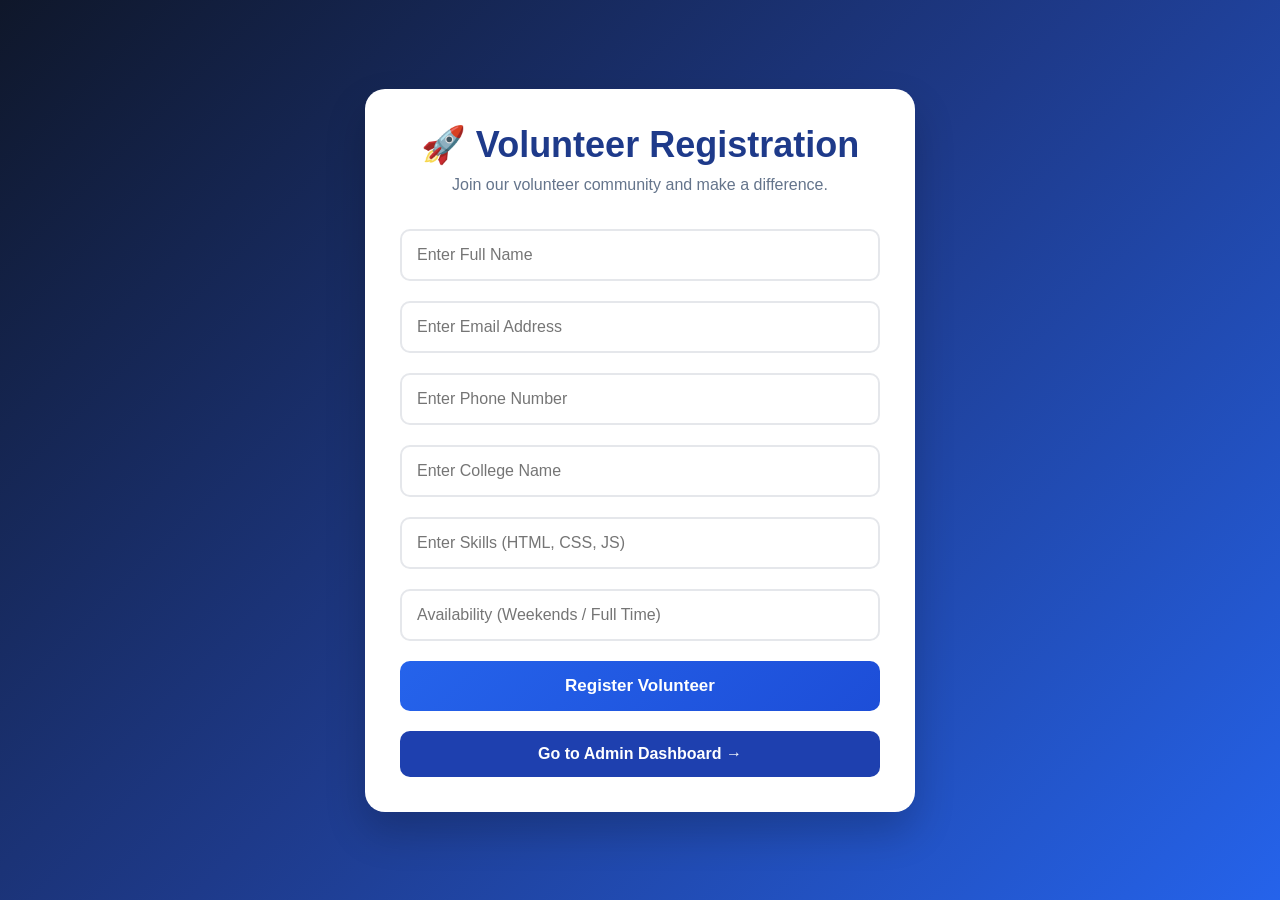
<file: Frontend/index.html>
<!DOCTYPE html>
<html lang="en">
<head>
    <meta charset="UTF-8">
    <meta name="viewport" content="width=device-width, initial-scale=1.0">
    <title>Volunteer Registration</title>
    <link rel="stylesheet" href="style.css">
</head>
<body>

    <div class="container">

        <h1>🚀 Volunteer Registration</h1>

        <p class="subtitle">
            Join our volunteer community and make a difference.
        </p>

        <form id="volunteerForm">

            <input
                type="text"
                id="name"
                placeholder="Enter Full Name"
                required
            >

            <input
                type="email"
                id="email"
                placeholder="Enter Email Address"
                required
            >

            <input
                type="text"
                id="phone"
                placeholder="Enter Phone Number"
                required
            >

            <input
                type="text"
                id="college"
                placeholder="Enter College Name"
                required
            >

            <input
                type="text"
                id="skills"
                placeholder="Enter Skills (HTML, CSS, JS)"
                required
            >

            <input
                type="text"
                id="availability"
                placeholder="Availability (Weekends / Full Time)"
                required
            >

            <button type="submit">
                Register Volunteer
            </button>

        </form>

        <p id="message"></p>

        <a href="../dashboard.html" class="dashboard-btn">
            Go to Admin Dashboard →
        </a>

    </div>

    <script src="script.js"></script>

</body>
</html>
</file>
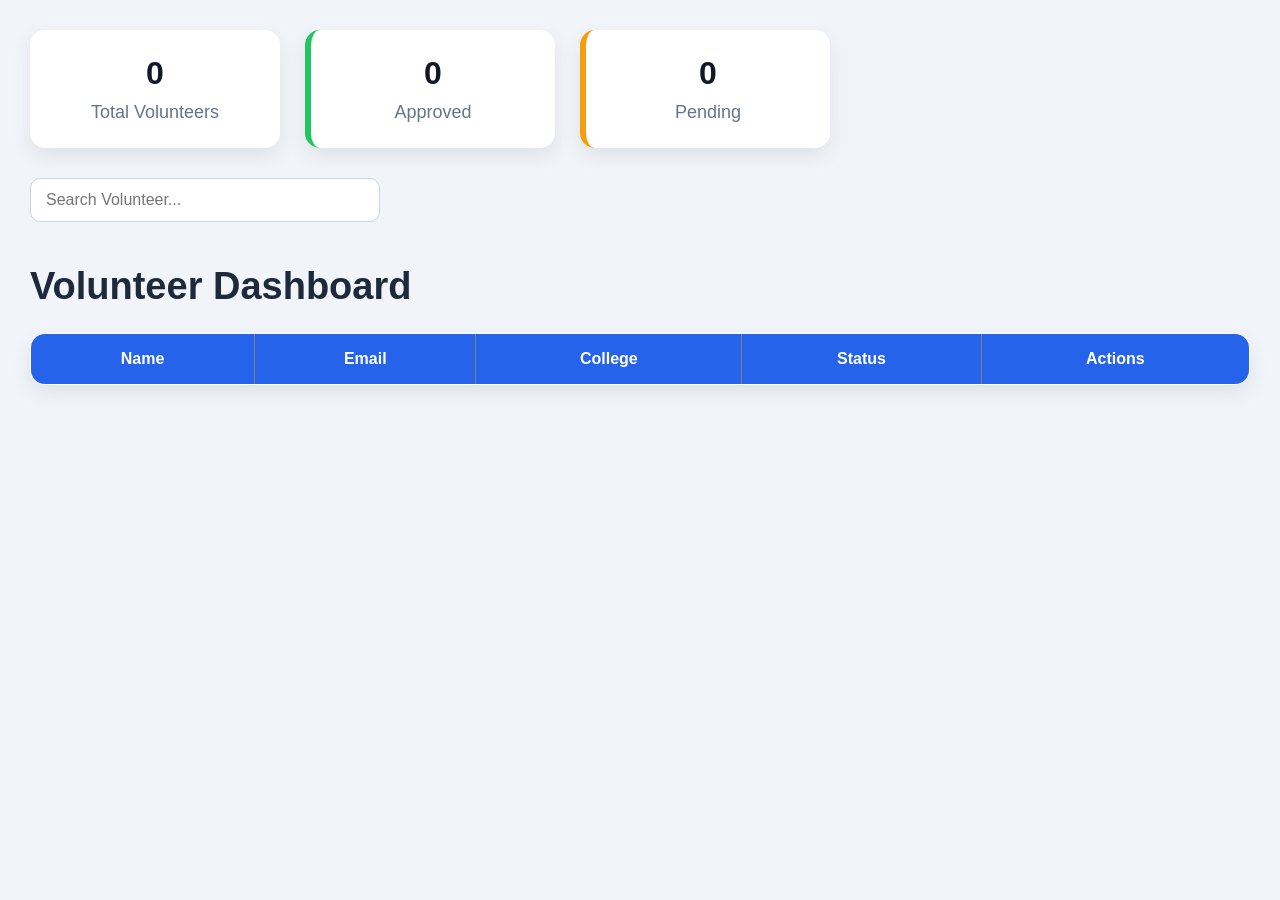
<file: dashboard.html>
<!DOCTYPE html>
<html>
<head>
    <title>Admin Dashboard</title>
     <link rel="stylesheet" href="Frontend/dashboard.css">
</head>
<body>
<div class="stats">

    <div class="card">
        <h2 id="totalCount">0</h2>
        <p>Total Volunteers</p>
    </div>

    <div class="card approved">
        <h2 id="approvedCount">0</h2>
        <p>Approved</p>
    </div>

    <div class="card pending">
        <h2 id="pendingCount">0</h2>
        <p>Pending</p>
    </div>

</div>

<input
type="text"
id="searchInput"
placeholder="Search Volunteer..."
onkeyup="searchVolunteer()"
/>

<br><br>
<div class="container">

    <h1>Volunteer Dashboard</h1>

    <table border="1" width="100%">
        <thead>
            <tr>
                <th>Name</th>
                <th>Email</th>
                <th>College</th>
                <th>Status</th>
                <th>Actions</th>
            </tr>
        </thead>

        <tbody id="volunteerTable">
        </tbody>

    </table>

</div>

<script src="dashboard.js"></script>

</body>
</html>
</file>
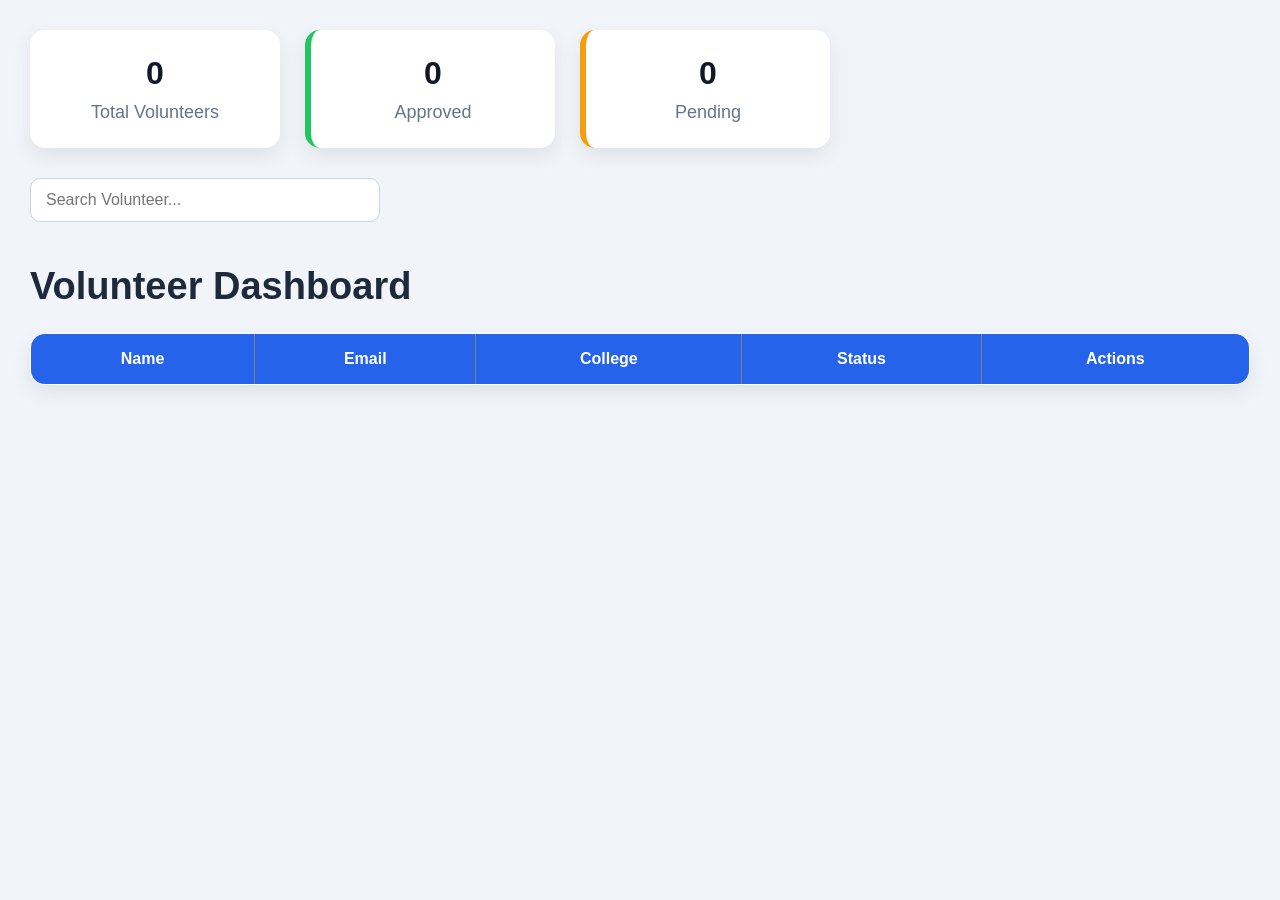
<file: Frontend/dashboard.html>
<!DOCTYPE html>
<html>
<head>
    <title>Admin Dashboard</title>
     <link rel="stylesheet" href="dashboard.css">
</head>
<body>
<div class="stats">

    <div class="card">
        <h2 id="totalCount">0</h2>
        <p>Total Volunteers</p>
    </div>

    <div class="card approved">
        <h2 id="approvedCount">0</h2>
        <p>Approved</p>
    </div>

    <div class="card pending">
        <h2 id="pendingCount">0</h2>
        <p>Pending</p>
    </div>

</div>

<input
type="text"
id="searchInput"
placeholder="Search Volunteer..."
onkeyup="searchVolunteer()"
/>

<br><br>
<div class="container">

    <h1>Volunteer Dashboard</h1>

    <table border="1" width="100%">
        <thead>
            <tr>
                <th>Name</th>
                <th>Email</th>
                <th>College</th>
                <th>Status</th>
                <th>Actions</th>
            </tr>
        </thead>

        <tbody id="volunteerTable">
        </tbody>

    </table>

</div>

<script src="dashboard.js"></script>

</body>
</html>
</file>
<file: Frontend/style.css>
*{
    margin:0;
    padding:0;
    box-sizing:border-box;
    font-family:'Segoe UI', Tahoma, Geneva, Verdana, sans-serif;
}

body{
    min-height:100vh;
    display:flex;
    justify-content:center;
    align-items:center;
    background:linear-gradient(
        135deg,
        #0f172a,
        #1e3a8a,
        #2563eb
    );
    padding:20px;
}

.container{
    width:100%;
    max-width:550px;
    background:white;
    padding:35px;
    border-radius:20px;
    box-shadow:0 20px 40px rgba(0,0,0,0.2);
    animation:fadeIn 0.8s ease;
}

h1{
    text-align:center;
    color:#1e3a8a;
    margin-bottom:10px;
    font-size:36px;
}

.subtitle{
    text-align:center;
    color:#64748b;
    margin-bottom:25px;
}

form{
    display:flex;
    flex-direction:column;
}

input{
    width:100%;
    padding:15px;
    margin:10px 0;
    border:2px solid #e5e7eb;
    border-radius:10px;
    font-size:16px;
    transition:0.3s;
    outline:none;
}

input:focus{
    border-color:#2563eb;
    box-shadow:0 0 12px rgba(37,99,235,0.3);
}

button{
    width:100%;
    padding:15px;
    margin-top:10px;
    border:none;
    border-radius:10px;
    background:linear-gradient(
        135deg,
        #2563eb,
        #1d4ed8
    );
    color:white;
    font-size:17px;
    font-weight:bold;
    cursor:pointer;
    transition:0.3s;
}

button:hover{
    transform:translateY(-3px);
    box-shadow:0 8px 20px rgba(37,99,235,0.4);
}

button:active{
    transform:scale(0.98);
}

#message{
    text-align:center;
    margin-top:15px;
    font-weight:bold;
    color:#16a34a;
}

.dashboard-btn{
    display:block;
    text-align:center;
    margin-top:20px;
    padding:14px;
    background:#1e40af;
    color:white;
    text-decoration:none;
    border-radius:10px;
    font-weight:bold;
    transition:0.3s;
}

.dashboard-btn:hover{
    background:#1d4ed8;
    transform:translateY(-2px);
}

@keyframes fadeIn{

    from{
        opacity:0;
        transform:translateY(30px);
    }

    to{
        opacity:1;
        transform:translateY(0);
    }
}

@media(max-width:600px){

    .container{
        padding:25px;
    }

    h1{
        font-size:28px;
    }

    input,
    button{
        padding:12px;
    }
}
</file>
<file: Frontend/dashboard.css>
*{
    margin:0;
    padding:0;
    box-sizing:border-box;
    font-family:'Segoe UI', Tahoma, Geneva, Verdana, sans-serif;
}

body{
    background:#f1f5f9;
    padding:30px;
}

/* Heading */
h1{
    color:#1e293b;
    margin-bottom:25px;
    font-size:38px;
    font-weight:700;
}

/* Stats Cards */
.stats{
    display:flex;
    gap:25px;
    margin-bottom:30px;
    flex-wrap:wrap;
}

.card{
    background:white;
    padding:25px;
    width:250px;
    border-radius:15px;
    text-align:center;
    box-shadow:0 8px 20px rgba(0,0,0,0.08);
    transition:0.3s;
}

.card:hover{
    transform:translateY(-5px);
}

.card h2{
    font-size:32px;
    color:#111827;
    margin-bottom:10px;
}

.card p{
    color:#64748b;
    font-size:18px;
}

.approved{
    border-left:6px solid #22c55e;
}

.pending{
    border-left:6px solid #f59e0b;
}

/* Search */
#searchInput{
    width:350px;
    padding:12px 15px;
    border:1px solid #cbd5e1;
    border-radius:10px;
    margin-bottom:25px;
    font-size:16px;
    outline:none;
}

#searchInput:focus{
    border-color:#2563eb;
}

/* Table */
table{
    width:100%;
    border-collapse:collapse;
    background:white;
    border-radius:15px;
    overflow:hidden;
    box-shadow:0 8px 20px rgba(0,0,0,0.08);
}

th{
    background:#2563eb;
    color:white;
    padding:16px;
    text-align:center;
    font-size:16px;
}

td{
    padding:15px;
    border-bottom:1px solid #e2e8f0;
}

tr:hover{
    background:#f8fafc;
}

/* Buttons */
button{
    padding:10px 18px;
    border:none;
    border-radius:8px;
    cursor:pointer;
    font-weight:600;
    transition:0.3s;
    margin-right:5px;
}

button:first-child{
    background:#16a34a;
    color:white;
}

button:first-child:hover{
    background:#15803d;
}

button:last-child{
    background:#dc2626;
    color:white;
}

button:last-child:hover{
    background:#b91c1c;
}

/* Mobile */
@media(max-width:768px){

    .stats{
        flex-direction:column;
    }

    .card{
        width:100%;
    }

    #searchInput{
        width:100%;
    }

    table{
        display:block;
        overflow-x:auto;
    }
}
</file>
